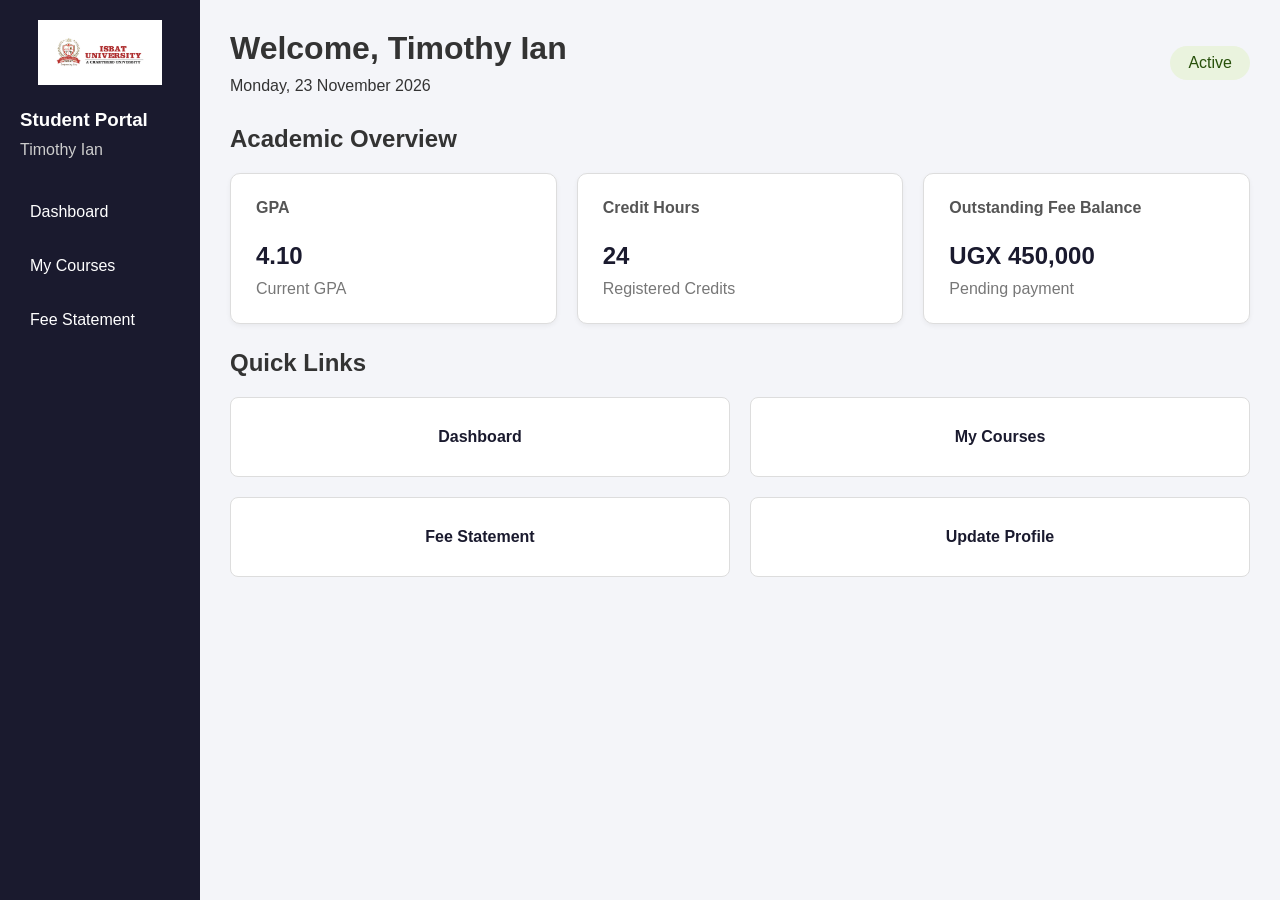
<file: index.html>
<!DOCTYPE html>
<html lang="en">
<head>
    <meta charset="UTF-8">
    <meta name="viewport" content="width=device-width, initial-scale=1.0">
    <title>ISBAT Student Dashboard</title>

    <!-- External CSS -->
    <link rel="stylesheet" href="portal.css">

    <!-- Internal CSS for Quick Links -->
    <style>
        .quick-links {
            display: grid;
            grid-template-columns: repeat(2, 1fr);
            gap: 20px;
            margin-top: 20px;
        }

        .quick-card {
            background: white;
            padding: 30px;
            border-radius: 8px;
            border: 1px solid #ddd;
            text-decoration: none;
            color: #1A1A2E;
            font-weight: bold;
            text-align: center;
        }

        .quick-card:hover {
            background: #eeeeff;
        }
    </style>
</head>

<body>

    <!-- Sidebar -->
    <aside class="sidebar">
        <img src="isbat-logo.png" alt="ISBAT Logo" class="logo">

        <h3>Student Portal</h3>
        <p>Timothy Ian</p>

        <nav>
            <a href="dashboard.html">Dashboard</a>
            <a href="courses.html">My Courses</a>
            <a href="fees.html">Fee Statement</a>
        </nav>
    </aside>

    <!-- Main Content -->
    <main class="main-content">

        <header class="welcome">
            <div>
                <h1>Welcome, Timothy Ian</h1>
                <p>Monday, 23 November 2026</p>
            </div>

            <!-- Inline CSS for Status Badge -->
            <span style="background:#EAF3DE; color:#27500A;
            padding:8px 18px; border-radius:20px;">
                Active
            </span>
        </header>

        <h2>Academic Overview</h2>

        <!-- Summary Cards -->
        <section class="metrics">

            <div class="metric-card">
                <h3>GPA</h3>
                <h2>4.10</h2>
                <p>Current GPA</p>
            </div>

            <div class="metric-card">
                <h3>Credit Hours</h3>
                <h2>24</h2>
                <p>Registered Credits</p>
            </div>

            <div class="metric-card">
                <h3>Outstanding Fee Balance</h3>
                <h2>UGX 450,000</h2>
                <p>Pending payment</p>
            </div>

        </section>

        <!-- Quick Links -->
        <h2>Quick Links</h2>

        <section class="quick-links">

            <a href="dashboard.html" class="quick-card">
                Dashboard
            </a>

            <a href="courses.html" class="quick-card">
                My Courses
            </a>

            <a href="fees.html" class="quick-card">
                Fee Statement
            </a>

            <a href="profile.html" class="quick-card">
                Update Profile
            </a>

        </section>

    </main>

</body>
</html>
</file>
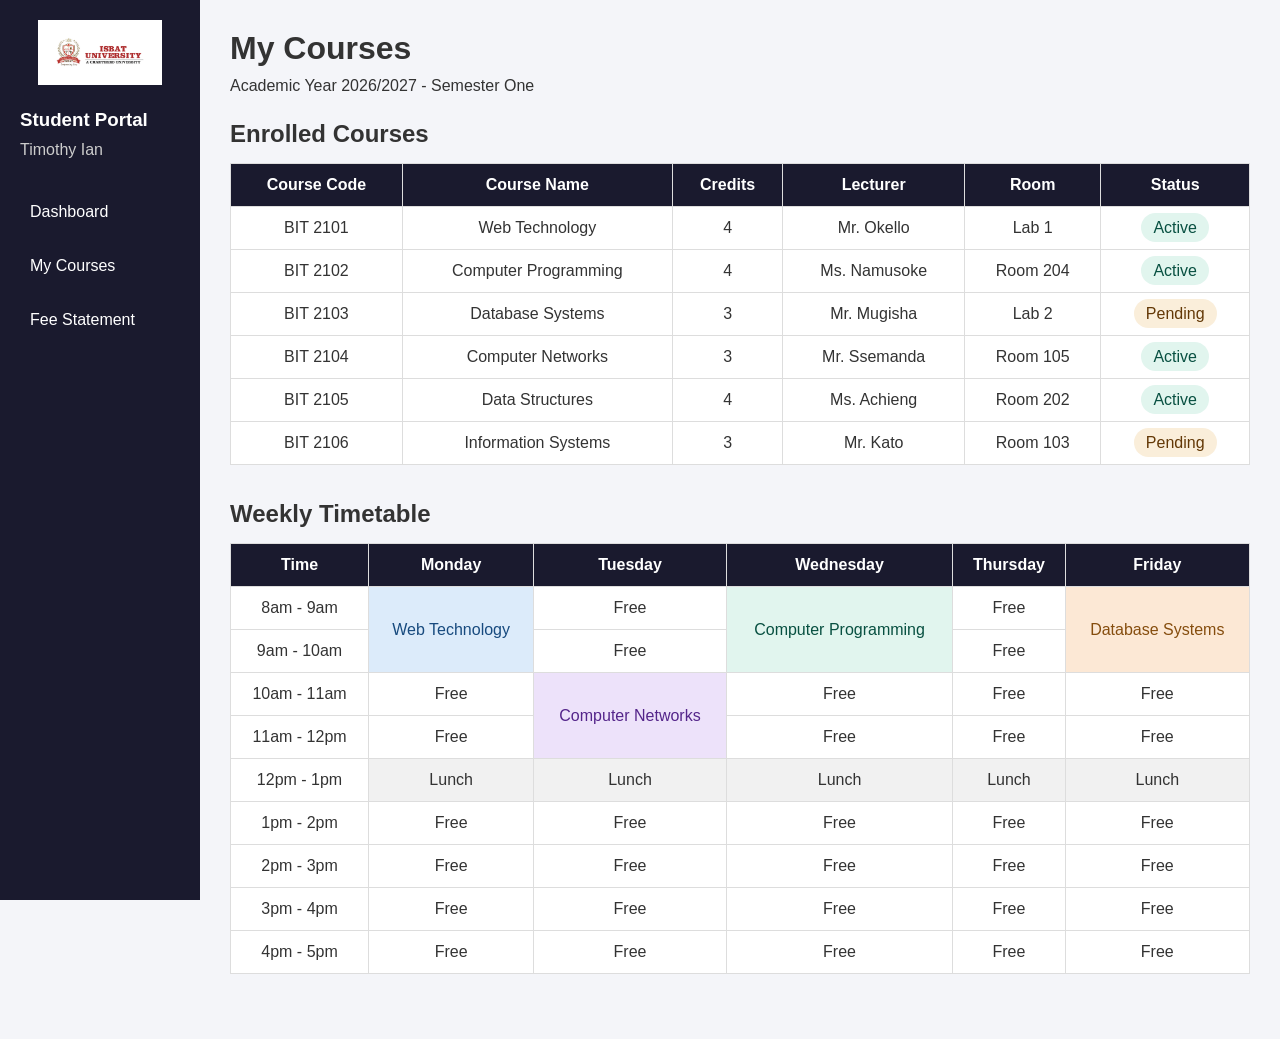
<file: courses.html>
<!DOCTYPE html>
<html lang="en">
<head>
    <meta charset="UTF-8">
    <meta name="viewport" content="width=device-width, initial-scale=1.0">
    <title>My Courses - ISBAT</title>

    <!-- External CSS -->
    <link rel="stylesheet" href="portal.css">

    <!-- Internal CSS for Timetable -->
    <style>
        table {
            width: 100%;
            border-collapse: collapse;
            background: white;
            margin-bottom: 35px;
        }

        th, td {
            border: 1px solid #ddd;
            padding: 12px;
            text-align: center;
        }

        th {
            background: #1A1A2E;
            color: white;
        }

        .webtech {
            background: #DCEBFA;
            color: #174A7E;
        }

        .cprog {
            background: #E1F5EE;
            color: #085041;
        }

        .database {
            background: #FCE8D5;
            color: #854D0E;
        }

        .network {
            background: #EDE2FA;
            color: #54258A;
        }

        .break {
            background: #F1F1F1;
        }
    </style>
</head>

<body>

    <!-- Sidebar -->
    <aside class="sidebar">

        <img src="isbat-logo.png" alt="ISBAT Logo" class="logo">

        <h3>Student Portal</h3>
        <p>Timothy Ian</p>

        <nav>
            <a href="index.html">Dashboard</a>
            <a href="courses.html">My Courses</a>
            <a href="fees.html">Fee Statement</a>
        </nav>

    </aside>

    <!-- Main Content -->
    <main class="main-content">

        <h1>My Courses</h1>
        <p>Academic Year 2026/2027 - Semester One</p>

        <h2>Enrolled Courses</h2>

        <table>
            <thead>
                <tr>
                    <th>Course Code</th>
                    <th>Course Name</th>
                    <th>Credits</th>
                    <th>Lecturer</th>
                    <th>Room</th>
                    <th>Status</th>
                </tr>
            </thead>

            <tbody>
                <tr>
                    <td>BIT 2101</td>
                    <td>Web Technology</td>
                    <td>4</td>
                    <td>Mr. Okello</td>
                    <td>Lab 1</td>
                    <td>
                        <span style="background:#E1F5EE; color:#085041;
                        padding:6px 12px; border-radius:15px;">
                            Active
                        </span>
                    </td>
                </tr>

                <tr>
                    <td>BIT 2102</td>
                    <td>Computer Programming</td>
                    <td>4</td>
                    <td>Ms. Namusoke</td>
                    <td>Room 204</td>
                    <td>
                        <span style="background:#E1F5EE; color:#085041;
                        padding:6px 12px; border-radius:15px;">
                            Active
                        </span>
                    </td>
                </tr>

                <tr>
                    <td>BIT 2103</td>
                    <td>Database Systems</td>
                    <td>3</td>
                    <td>Mr. Mugisha</td>
                    <td>Lab 2</td>
                    <td>
                        <span style="background:#FAEEDA; color:#633806;
                        padding:6px 12px; border-radius:15px;">
                            Pending
                        </span>
                    </td>
                </tr>

                <tr>
                    <td>BIT 2104</td>
                    <td>Computer Networks</td>
                    <td>3</td>
                    <td>Mr. Ssemanda</td>
                    <td>Room 105</td>
                    <td>
                        <span style="background:#E1F5EE; color:#085041;
                        padding:6px 12px; border-radius:15px;">
                            Active
                        </span>
                    </td>
                </tr>

                <tr>
                    <td>BIT 2105</td>
                    <td>Data Structures</td>
                    <td>4</td>
                    <td>Ms. Achieng</td>
                    <td>Room 202</td>
                    <td>
                        <span style="background:#E1F5EE; color:#085041;
                        padding:6px 12px; border-radius:15px;">
                            Active
                        </span>
                    </td>
                </tr>

                <tr>
                    <td>BIT 2106</td>
                    <td>Information Systems</td>
                    <td>3</td>
                    <td>Mr. Kato</td>
                    <td>Room 103</td>
                    <td>
                        <span style="background:#FAEEDA; color:#633806;
                        padding:6px 12px; border-radius:15px;">
                            Pending
                        </span>
                    </td>
                </tr>
            </tbody>
        </table>

        <!-- Weekly Timetable -->
        <h2>Weekly Timetable</h2>

        <table>
            <thead>
                <tr>
                    <th>Time</th>
                    <th>Monday</th>
                    <th>Tuesday</th>
                    <th>Wednesday</th>
                    <th>Thursday</th>
                    <th>Friday</th>
                </tr>
            </thead>

            <tbody>
                <tr>
                    <td>8am - 9am</td>
                    <td class="webtech" rowspan="2">Web Technology</td>
                    <td>Free</td>
                    <td class="cprog" rowspan="2">Computer Programming</td>
                    <td>Free</td>
                    <td class="database" rowspan="2">Database Systems</td>
                </tr>

                <tr>
                    <td>9am - 10am</td>
                    <td>Free</td>
                    <td>Free</td>
                </tr>

                <tr>
                    <td>10am - 11am</td>
                    <td>Free</td>
                    <td class="network" rowspan="2">Computer Networks</td>
                    <td>Free</td>
                    <td>Free</td>
                    <td>Free</td>
                </tr>

                <tr>
                    <td>11am - 12pm</td>
                    <td>Free</td>
                    <td>Free</td>
                    <td>Free</td>
                    <td>Free</td>
                </tr>

                <tr>
                    <td>12pm - 1pm</td>
                    <td class="break">Lunch</td>
                    <td class="break">Lunch</td>
                    <td class="break">Lunch</td>
                    <td class="break">Lunch</td>
                    <td class="break">Lunch</td>
                </tr>

                <tr>
                    <td>1pm - 2pm</td>
                    <td>Free</td>
                    <td>Free</td>
                    <td>Free</td>
                    <td>Free</td>
                    <td>Free</td>
                </tr>

                <tr>
                    <td>2pm - 3pm</td>
                    <td>Free</td>
                    <td>Free</td>
                    <td>Free</td>
                    <td>Free</td>
                    <td>Free</td>
                </tr>

                <tr>
                    <td>3pm - 4pm</td>
                    <td>Free</td>
                    <td>Free</td>
                    <td>Free</td>
                    <td>Free</td>
                    <td>Free</td>
                </tr>

                <tr>
                    <td>4pm - 5pm</td>
                    <td>Free</td>
                    <td>Free</td>
                    <td>Free</td>
                    <td>Free</td>
                    <td>Free</td>
                </tr>

            </tbody>
        </table>

    </main>

</body>
</html>
</file>
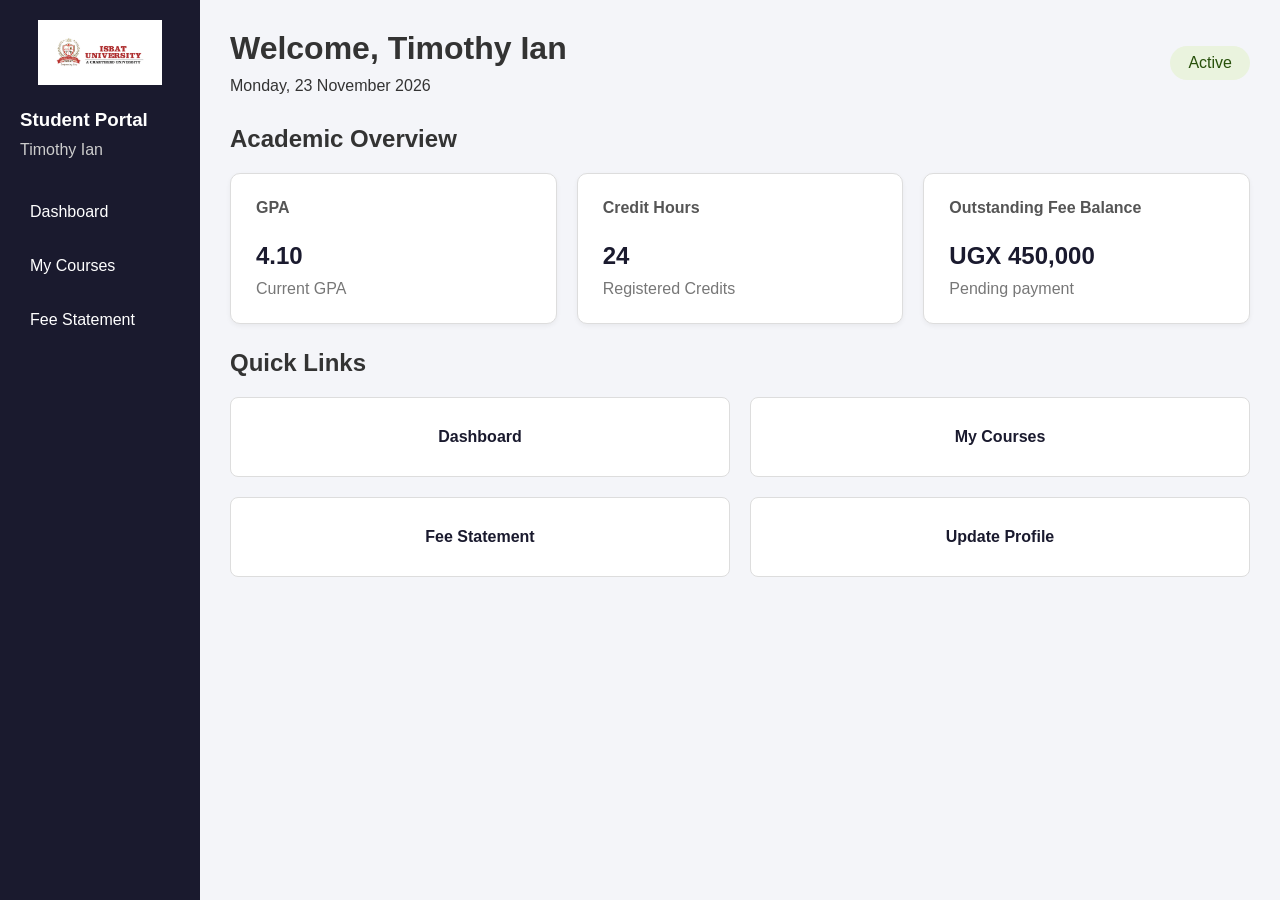
<file: dashboard.html>
<!DOCTYPE html>
<html lang="en">
<head>
    <meta charset="UTF-8">
    <meta name="viewport" content="width=device-width, initial-scale=1.0">
    <title>ISBAT Student Dashboard</title>

    <!-- External CSS -->
    <link rel="stylesheet" href="portal.css">

    <!-- Internal CSS for Quick Links -->
    <style>
        .quick-links {
            display: grid;
            grid-template-columns: repeat(2, 1fr);
            gap: 20px;
            margin-top: 20px;
        }

        .quick-card {
            background: white;
            padding: 30px;
            border-radius: 8px;
            border: 1px solid #ddd;
            text-decoration: none;
            color: #1A1A2E;
            font-weight: bold;
            text-align: center;
        }

        .quick-card:hover {
            background: #eeeeff;
        }
    </style>
</head>

<body>

    <!-- Sidebar -->
    <aside class="sidebar">
        <img src="isbat-logo.png" alt="ISBAT Logo" class="logo">

        <h3>Student Portal</h3>
        <p>Timothy Ian</p>

        <nav>
            <a href="dashboard.html">Dashboard</a>
            <a href="courses.html">My Courses</a>
            <a href="fees.html">Fee Statement</a>
        </nav>
    </aside>

    <!-- Main Content -->
    <main class="main-content">

        <header class="welcome">
            <div>
                <h1>Welcome, Timothy Ian</h1>
                <p>Monday, 23 November 2026</p>
            </div>

            <!-- Inline CSS for Status Badge -->
            <span style="background:#EAF3DE; color:#27500A;
            padding:8px 18px; border-radius:20px;">
                Active
            </span>
        </header>

        <h2>Academic Overview</h2>

        <!-- Summary Cards -->
        <section class="metrics">

            <div class="metric-card">
                <h3>GPA</h3>
                <h2>4.10</h2>
                <p>Current GPA</p>
            </div>

            <div class="metric-card">
                <h3>Credit Hours</h3>
                <h2>24</h2>
                <p>Registered Credits</p>
            </div>

            <div class="metric-card">
                <h3>Outstanding Fee Balance</h3>
                <h2>UGX 450,000</h2>
                <p>Pending payment</p>
            </div>

        </section>

        <!-- Quick Links -->
        <h2>Quick Links</h2>

        <section class="quick-links">

            <a href="dashboard.html" class="quick-card">
                Dashboard
            </a>

            <a href="courses.html" class="quick-card">
                My Courses
            </a>

            <a href="fees.html" class="quick-card">
                Fee Statement
            </a>

            <a href="profile.html" class="quick-card">
                Update Profile
            </a>

        </section>

    </main>

</body>
</html>
</file>
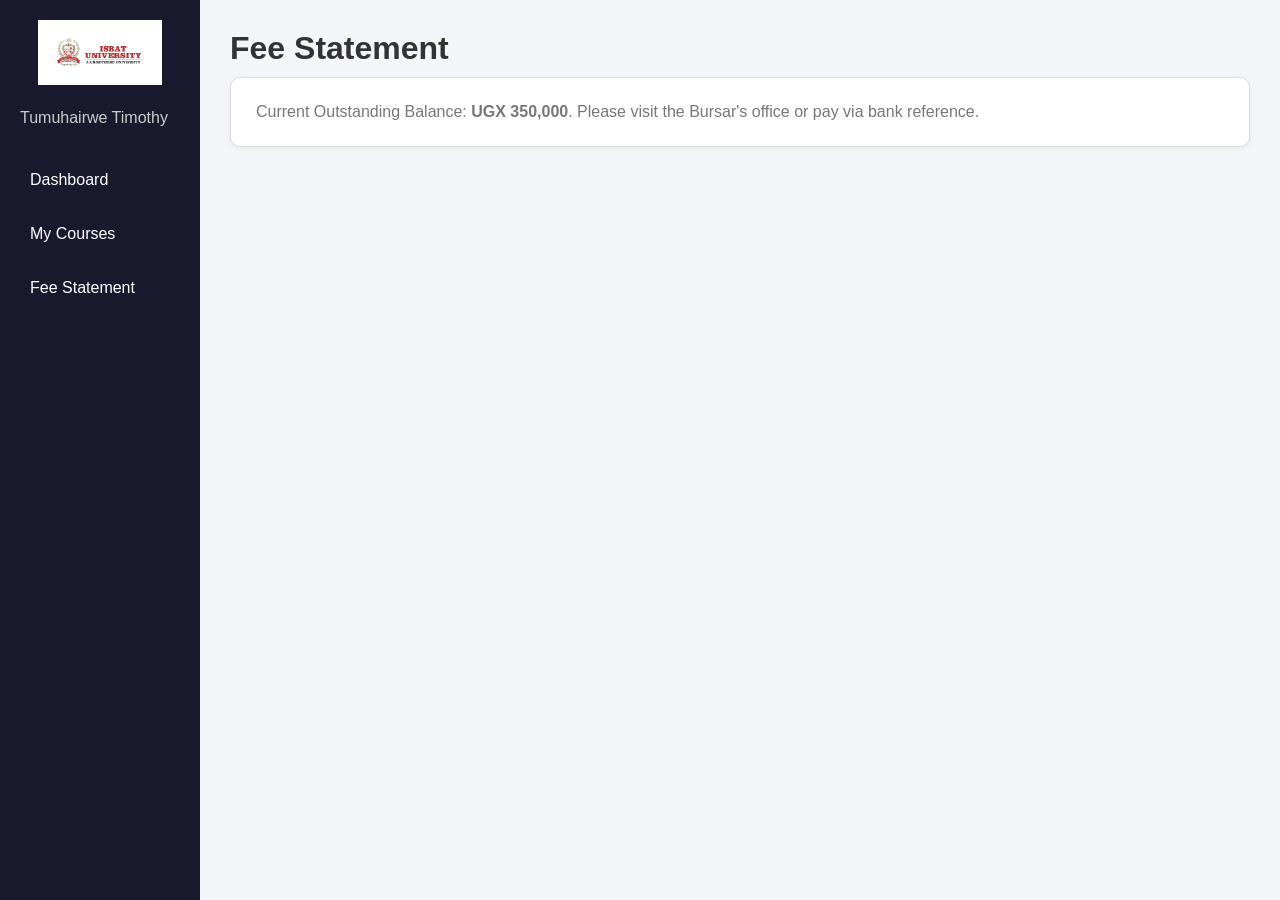
<file: fees.html>
<!DOCTYPE html>
<html lang="en">

<head>
    <meta charset="UTF-8">
    <meta name="viewport" content="width=device-width, initial-scale=1.0">
    <title>ISBAT University — Fee Statement</title>

    <link rel="stylesheet" href="portal.css">
</head>

<body>

    <!-- SIDEBAR -->
    <aside class="sidebar">

        <img src="isbat-logo.png"
             alt="ISBAT University Logo"
             class="logo">

        <p class="student-name">Tumuhairwe Timothy</p>

        <nav>
            <a href="index.html">Dashboard</a>
            <a href="courses.html">My Courses</a>
            <a href="fees.html" class="active">Fee Statement</a>
        </nav>

    </aside>

    <!-- MAIN CONTENT -->
    <main class="main-content">

        <h1>Fee Statement</h1>

        <div class="metric-card">

            <p>
                Current Outstanding Balance:
                <strong>UGX 350,000</strong>.
                Please visit the Bursar's office or pay via bank reference.
            </p>

        </div>

    </main>

</body>
</html>
</file>
<file: portal.css>
* {
    margin: 0;
    padding: 0;
    box-sizing: border-box;
}

body {
    font-family: Arial, sans-serif;
    background: #F4F5F9;
    color: #333;
}

/* Sidebar */
.sidebar {
    position: fixed;
    top: 0;
    left: 0;
    width: 200px;
    height: 100vh;
    background: #1A1A2E;
    color: white;
    padding: 20px;
}

.logo {
    width: 100%;
    height: 65px;
    object-fit: contain;
    margin-bottom: 20px;
    border-radius: 15px;
}

.sidebar h3 {
    margin-bottom: 10px;
}

.sidebar p {
    margin-bottom: 30px;
    color: #ccc;
}

.sidebar nav a {
    display: block;
    color: white;
    text-decoration: none;
    padding: 14px 10px;
    margin-bottom: 8px;
    border-radius: 5px;
}

.sidebar nav a:hover {
    background: #33334F;
}

/* Main Content */
.main-content {
    margin-left: 200px;
    padding: 30px;
}

.main-content h1 {
    margin-bottom: 10px;
}

.main-content h2 {
    margin: 25px 0 15px;
}

/* Welcome Header */
.welcome {
    display: flex;
    justify-content: space-between;
    align-items: center;
    margin-bottom: 30px;
}

/* Summary Cards */
.metrics {
    display: flex;
    gap: 20px;
    margin-top: 20px;
}

.metric-card {
    background: white;
    border: 1px solid #ddd;
    border-radius: 10px;
    padding: 25px;
    flex: 1;
    box-shadow: 0 2px 5px rgba(0,0,0,0.05);
}

.metric-card h3 {
    font-size: 16px;
    margin-bottom: 15px;
    color: #555;
}

.metric-card h2 {
    color: #1A1A2E;
    margin-bottom: 10px;
}

.metric-card p {
    color: #777;
}

/* Responsive Layout */
@media (max-width: 768px) {

    .sidebar {
        width: 100%;
        height: auto;
        position: relative;
    }

    .main-content {
        margin-left: 0;
        padding: 15px;
    }

    .metrics {
        flex-direction: column;
    }

    .welcome {
        align-items: flex-start;
        gap: 15px;
        flex-direction: column;
    }

    .main-content table {
        font-size: 12px;
    }
}
</file>
